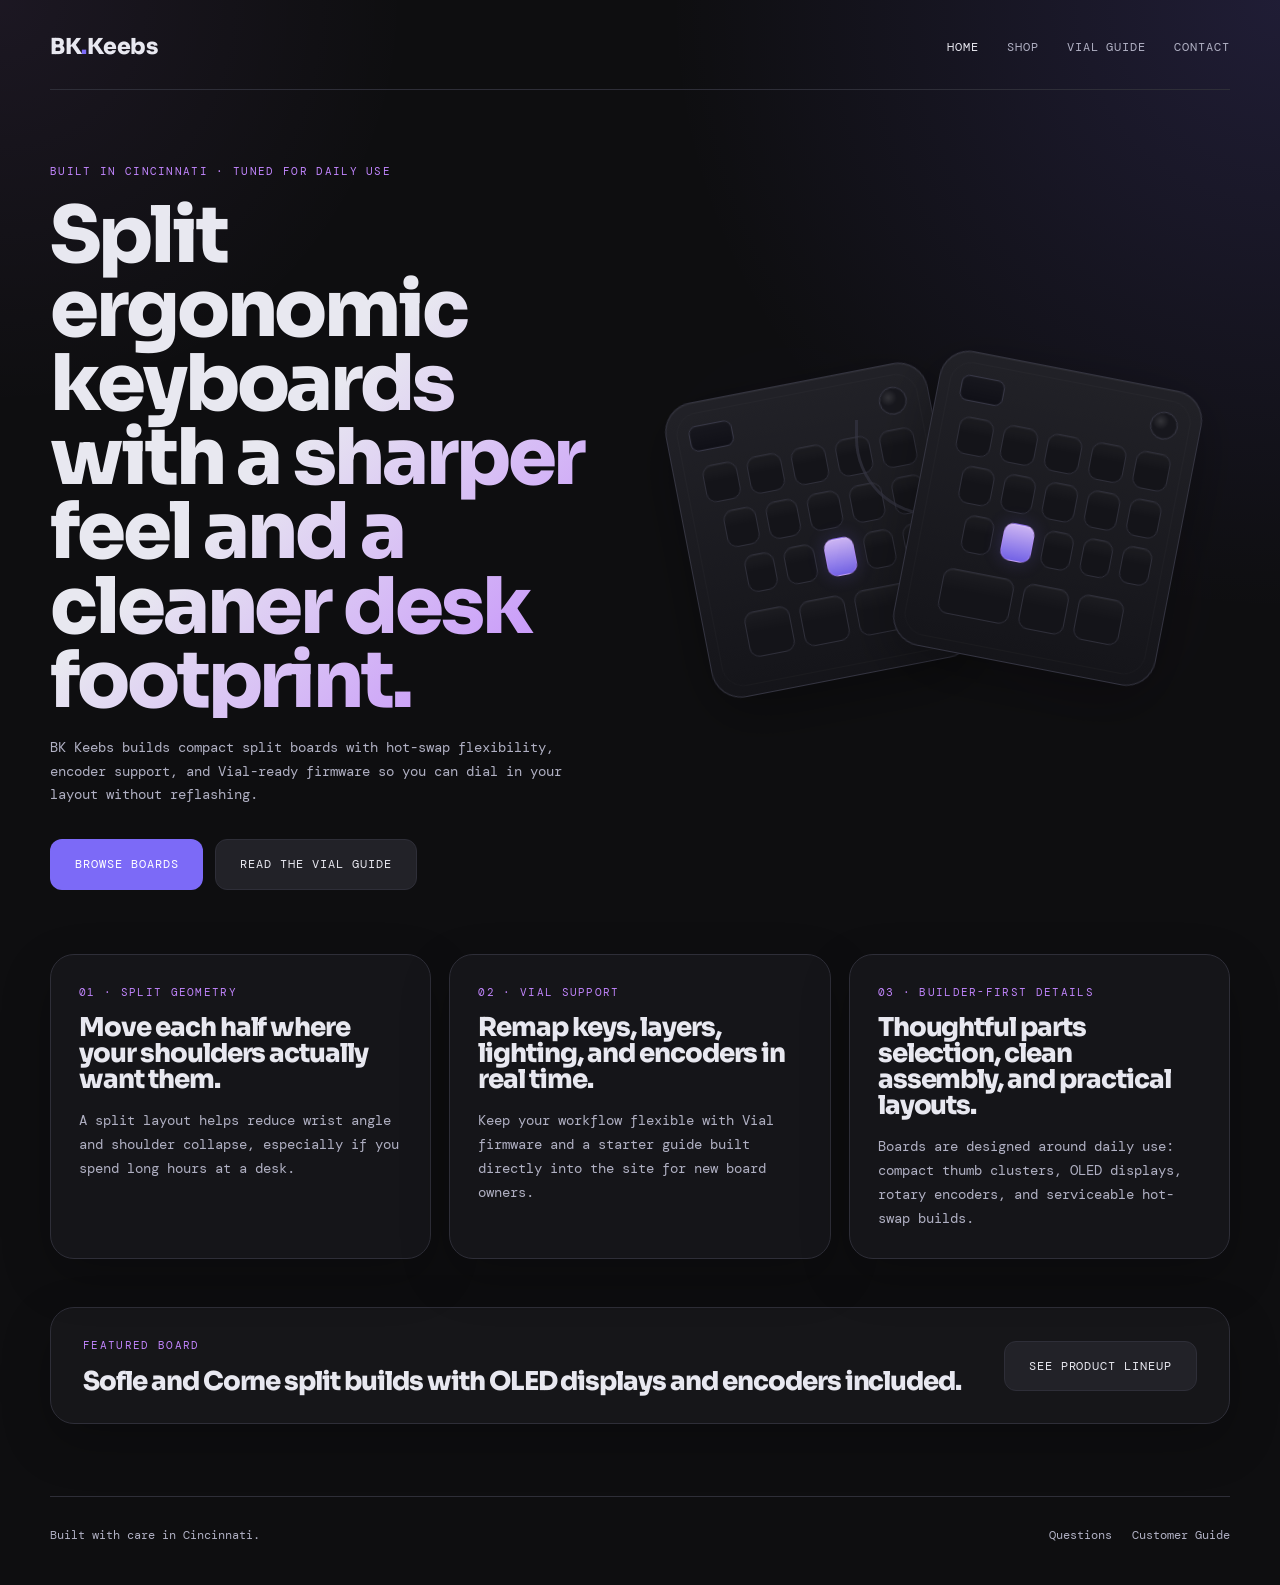
<file: index.html>
<!DOCTYPE html>
<html lang="en">
  <head>
    <meta charset="UTF-8" />
    <meta name="viewport" content="width=device-width, initial-scale=1.0" />
    <meta
      name="description"
      content="BK Keebs builds split ergonomic keyboards with tuned layouts, premium components, and Vial support."
    />
    <title>BK Keebs — Split ergonomic keyboards</title>
    <link rel="preconnect" href="https://fonts.googleapis.com" />
    <link rel="preconnect" href="https://fonts.gstatic.com" crossorigin />
    <link
      href="https://fonts.googleapis.com/css2?family=DM+Mono:ital,wght@0,300;0,400;0,500;1,300&family=Sora:wght@400;600;700;800&display=swap"
      rel="stylesheet"
    />
    <link rel="stylesheet" href="./styles.css" />
    <script defer src="./site.js"></script>
  </head>
  <body>
    <header class="site-shell">
      <nav class="topbar" aria-label="Main navigation">
        <a class="brand-mark" href="./index.html">BK<span>.</span>Keebs</a>
        <button
          class="nav-toggle"
          type="button"
          aria-label="Toggle navigation"
          aria-expanded="false"
          data-nav-toggle
        >
          Menu
        </button>
        <div class="nav-links" data-nav-links>
          <a class="is-active" href="./index.html">Home</a>
          <a href="./shop.html">Shop</a>
          <a href="./vial-guide.html">Vial Guide</a>
          <a href="./contact.html">Contact</a>
        </div>
      </nav>
    </header>

    <main class="site-shell">
      <section class="hero-panel">
        <div class="hero-copy">
          <p class="eyebrow">Built in Cincinnati · tuned for daily use</p>
          <h1>Split ergonomic keyboards with a sharper feel and a cleaner desk footprint.</h1>
          <p class="hero-text">
            BK Keebs builds compact split boards with hot-swap flexibility, encoder support,
            and Vial-ready firmware so you can dial in your layout without reflashing.
          </p>
          <div class="hero-actions">
            <a class="btn btn-primary" href="./shop.html">Browse boards</a>
            <a class="btn btn-secondary" href="./vial-guide.html">Read the Vial guide</a>
          </div>
        </div>
        <div class="hero-visual" aria-hidden="true">
          <div class="hero-glow hero-glow-left"></div>
          <div class="hero-glow hero-glow-right"></div>
          <div class="board-card board-card-left">
            <div class="board-meta">
              <span class="oled-screen"></span>
              <span class="encoder-knob"></span>
            </div>
            <div class="key-row key-row-offset-1">
              <span></span><span></span><span></span><span></span><span></span>
            </div>
            <div class="key-row key-row-offset-2">
              <span></span><span></span><span></span><span></span><span></span>
            </div>
            <div class="key-row key-row-offset-3">
              <span></span><span></span><span class="key-accent"></span><span></span><span></span>
            </div>
            <div class="thumb-cluster">
              <span></span><span></span><span class="wide"></span>
            </div>
          </div>
          <div class="board-cable"></div>
          <div class="board-card board-card-right">
            <div class="board-meta board-meta-right">
              <span class="encoder-knob"></span>
              <span class="oled-screen"></span>
            </div>
            <div class="key-row key-row-offset-1">
              <span></span><span></span><span></span><span></span><span></span>
            </div>
            <div class="key-row key-row-offset-2">
              <span></span><span></span><span></span><span></span><span></span>
            </div>
            <div class="key-row key-row-offset-3">
              <span></span><span class="key-accent"></span><span></span><span></span><span></span>
            </div>
            <div class="thumb-cluster">
              <span class="wide"></span><span></span><span></span>
            </div>
          </div>
        </div>
      </section>

      <section class="section-grid">
        <article class="feature-card">
          <p class="card-label">01 · Split geometry</p>
          <h2>Move each half where your shoulders actually want them.</h2>
          <p>
            A split layout helps reduce wrist angle and shoulder collapse, especially if you
            spend long hours at a desk.
          </p>
        </article>
        <article class="feature-card">
          <p class="card-label">02 · Vial support</p>
          <h2>Remap keys, layers, lighting, and encoders in real time.</h2>
          <p>
            Keep your workflow flexible with Vial firmware and a starter guide built directly
            into the site for new board owners.
          </p>
        </article>
        <article class="feature-card">
          <p class="card-label">03 · Builder-first details</p>
          <h2>Thoughtful parts selection, clean assembly, and practical layouts.</h2>
          <p>
            Boards are designed around daily use: compact thumb clusters, OLED displays,
            rotary encoders, and serviceable hot-swap builds.
          </p>
        </article>
      </section>

      <section class="spotlight-strip">
        <div>
          <p class="eyebrow">Featured board</p>
          <h2>Sofle and Corne split builds with OLED displays and encoders included.</h2>
        </div>
        <a class="btn btn-secondary" href="./shop.html#split-boards">See product lineup</a>
      </section>
    </main>

    <footer class="site-footer site-shell">
      <p>Built with care in Cincinnati.</p>
      <div class="footer-links">
        <a href="./contact.html">Questions</a>
        <a href="./vial-guide.html">Customer Guide</a>
      </div>
    </footer>
  </body>
</html>
</file>
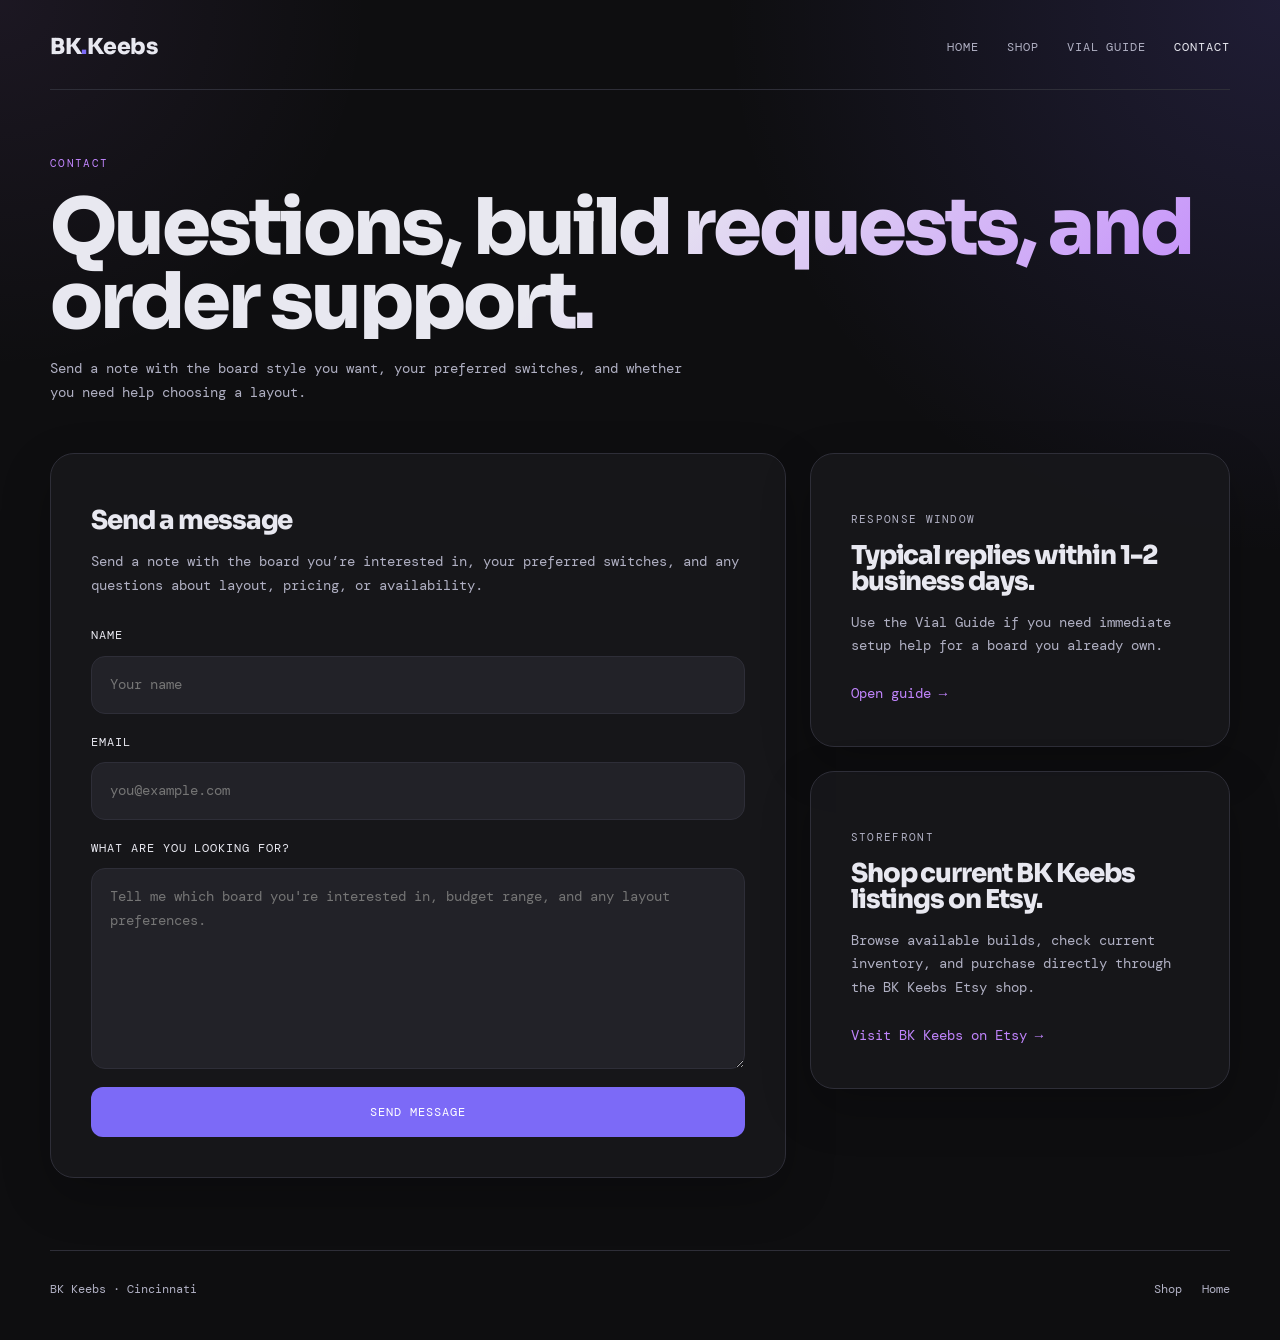
<file: contact.html>
<!DOCTYPE html>
<html lang="en">
  <head>
    <meta charset="UTF-8" />
    <meta name="viewport" content="width=device-width, initial-scale=1.0" />
    <meta
      name="description"
      content="Contact BK Keebs for split ergonomic keyboard questions, commissions, and order support."
    />
    <title>Contact — BK Keebs</title>
    <link rel="preconnect" href="https://fonts.googleapis.com" />
    <link rel="preconnect" href="https://fonts.gstatic.com" crossorigin />
    <link
      href="https://fonts.googleapis.com/css2?family=DM+Mono:ital,wght@0,300;0,400;0,500;1,300&family=Sora:wght@400;600;700;800&display=swap"
      rel="stylesheet"
    />
    <link rel="stylesheet" href="./styles.css" />
    <script defer src="./site.js"></script>
  </head>
  <body>
    <header class="site-shell">
      <nav class="topbar" aria-label="Main navigation">
        <a class="brand-mark" href="./index.html">BK<span>.</span>Keebs</a>
        <button
          class="nav-toggle"
          type="button"
          aria-label="Toggle navigation"
          aria-expanded="false"
          data-nav-toggle
        >
          Menu
        </button>
        <div class="nav-links" data-nav-links>
          <a href="./index.html">Home</a>
          <a href="./shop.html">Shop</a>
          <a href="./vial-guide.html">Vial Guide</a>
          <a class="is-active" href="./contact.html">Contact</a>
        </div>
      </nav>
    </header>

    <main class="site-shell">
      <section class="page-hero">
        <p class="eyebrow">Contact</p>
        <h1>Questions, build requests, and order support.</h1>
        <p class="hero-text">
          Send a note with the board style you want, your preferred switches, and whether you
          need help choosing a layout.
        </p>
      </section>

      <section class="contact-layout">
        <article class="contact-card">
          <h2>Send a message</h2>
          <p>
            Send a note with the board you’re interested in, your preferred switches, and any
            questions about layout, pricing, or availability.
          </p>
          <div class="form-status" data-form-status hidden></div>
          <form class="contact-form" action="/api/contact" method="post">
            <label class="sr-only" aria-hidden="true">
              Leave this field empty
              <input type="text" name="website" tabindex="-1" autocomplete="off" />
            </label>
            <label>
              Name
              <input type="text" name="name" placeholder="Your name" required />
            </label>
            <label>
              Email
              <input type="email" name="email" placeholder="you@example.com" required />
            </label>
            <label>
              What are you looking for?
              <textarea
                name="message"
                rows="7"
                placeholder="Tell me which board you're interested in, budget range, and any layout preferences."
                required
              ></textarea>
            </label>
            <button class="btn btn-primary" type="submit">Send message</button>
          </form>
        </article>

        <aside class="contact-stack">
          <div class="info-card">
            <p class="card-label">Response window</p>
            <h2>Typical replies within 1-2 business days.</h2>
            <p>Use the Vial Guide if you need immediate setup help for a board you already own.</p>
            <a class="inline-link" href="./vial-guide.html">Open guide →</a>
          </div>
          <div class="info-card">
            <p class="card-label">Storefront</p>
            <h2>Shop current BK Keebs listings on Etsy.</h2>
            <p>
              Browse available builds, check current inventory, and purchase directly through
              the BK Keebs Etsy shop.
            </p>
            <a
              class="inline-link"
              href="https://www.etsy.com/shop/BKKeebs"
              target="_blank"
              rel="noreferrer"
            >
              Visit BK Keebs on Etsy →
            </a>
          </div>
        </aside>
      </section>
    </main>

    <footer class="site-footer site-shell">
      <p>BK Keebs · Cincinnati</p>
      <div class="footer-links">
        <a href="./shop.html">Shop</a>
        <a href="./index.html">Home</a>
      </div>
    </footer>
  </body>
</html>
</file>
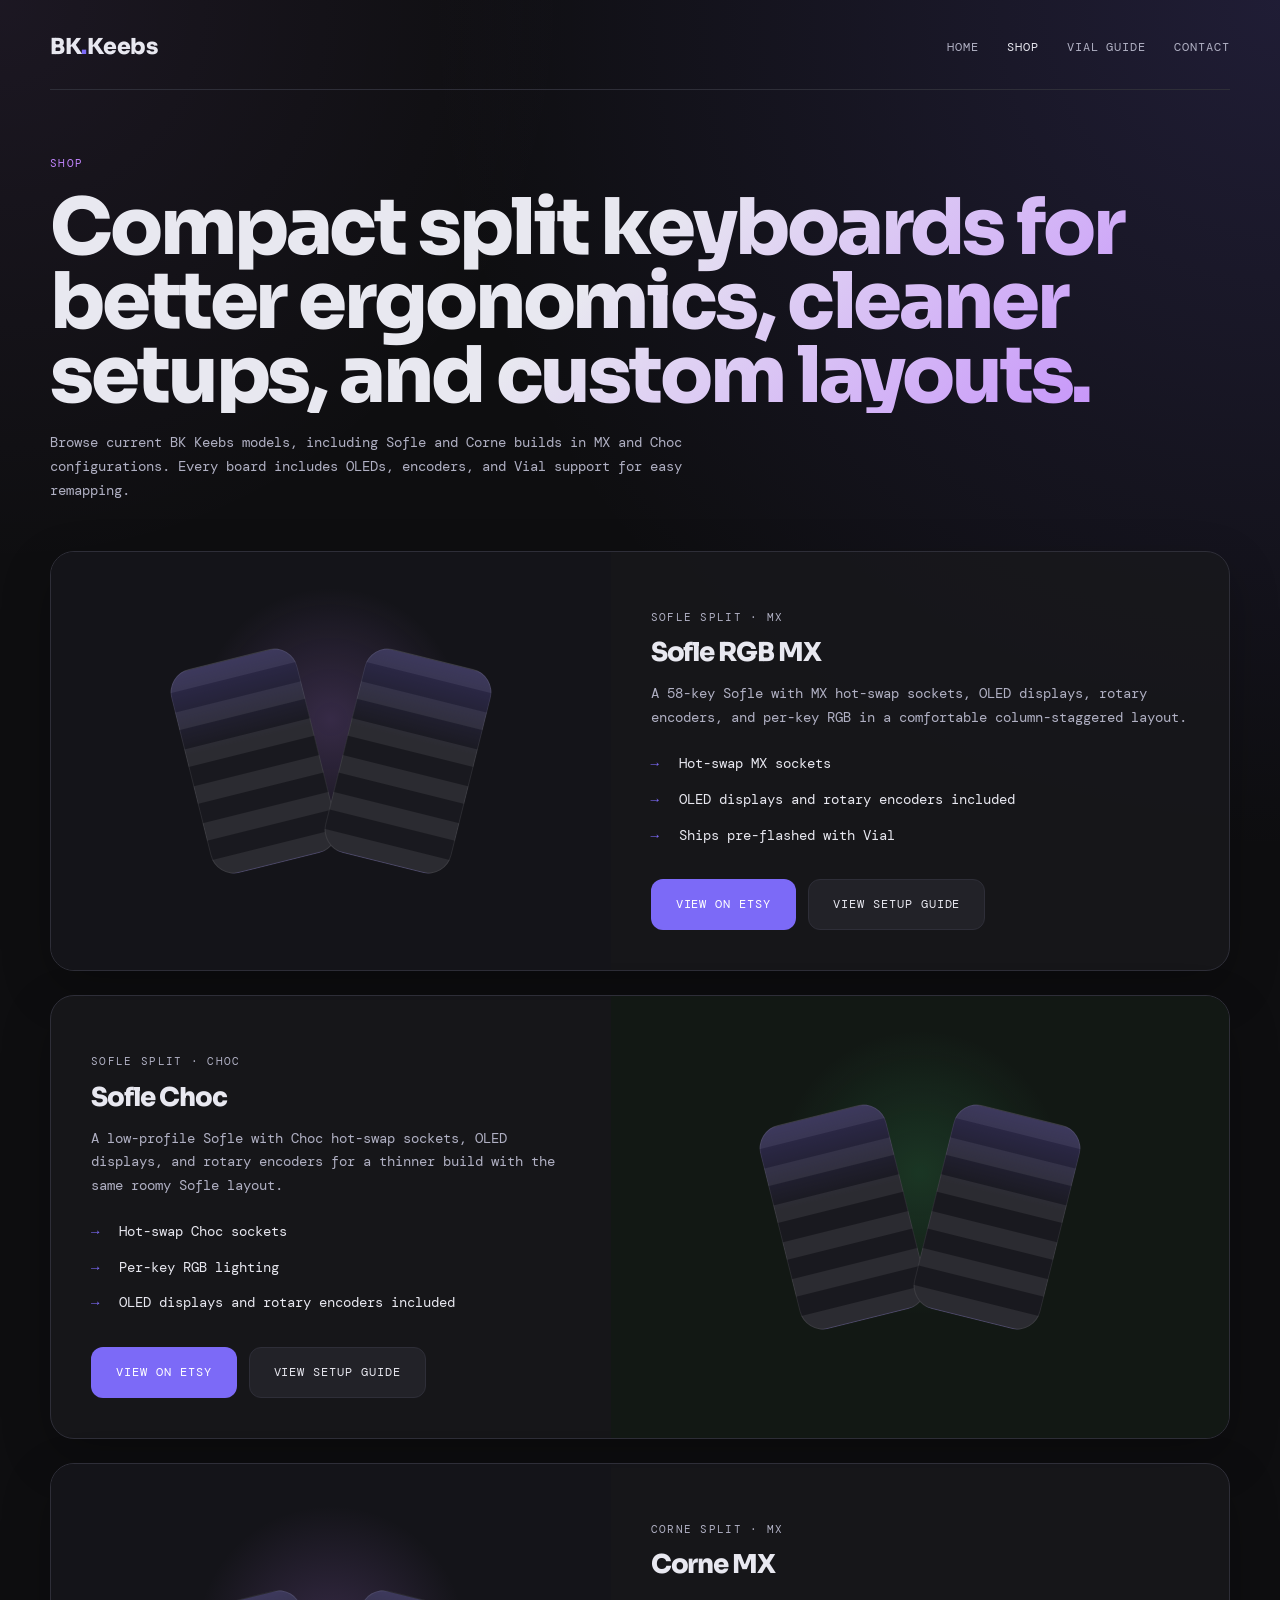
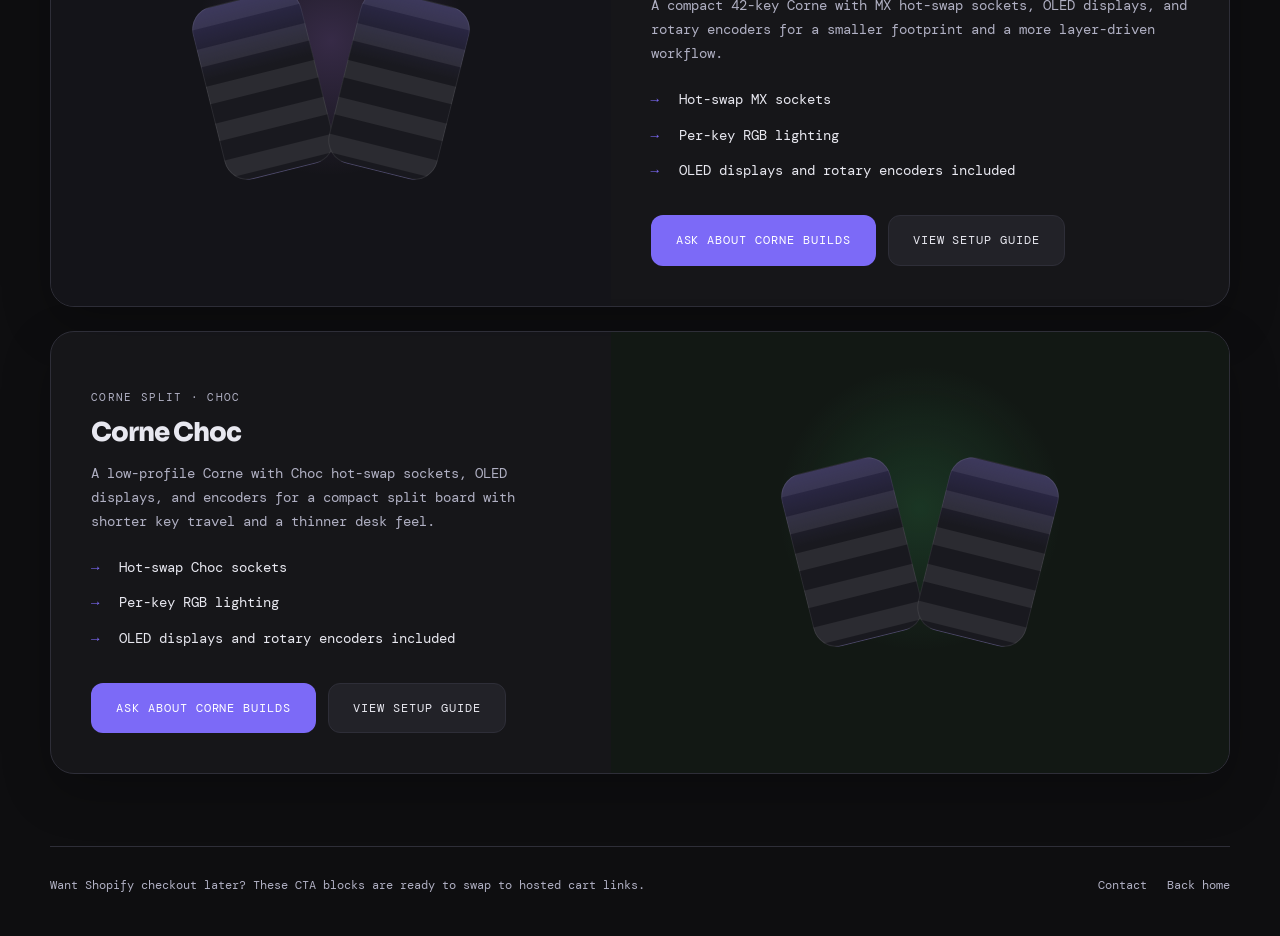
<file: shop.html>
<!DOCTYPE html>
<html lang="en">
  <head>
    <meta charset="UTF-8" />
    <meta name="viewport" content="width=device-width, initial-scale=1.0" />
    <meta
      name="description"
      content="Shop BK Keebs split ergonomic keyboards, custom builds, and Vial-ready layouts."
    />
    <title>Shop — BK Keebs</title>
    <link rel="preconnect" href="https://fonts.googleapis.com" />
    <link rel="preconnect" href="https://fonts.gstatic.com" crossorigin />
    <link
      href="https://fonts.googleapis.com/css2?family=DM+Mono:ital,wght@0,300;0,400;0,500;1,300&family=Sora:wght@400;600;700;800&display=swap"
      rel="stylesheet"
    />
    <link rel="stylesheet" href="./styles.css" />
    <script defer src="./site.js"></script>
  </head>
  <body>
    <header class="site-shell">
      <nav class="topbar" aria-label="Main navigation">
        <a class="brand-mark" href="./index.html">BK<span>.</span>Keebs</a>
        <button
          class="nav-toggle"
          type="button"
          aria-label="Toggle navigation"
          aria-expanded="false"
          data-nav-toggle
        >
          Menu
        </button>
        <div class="nav-links" data-nav-links>
          <a href="./index.html">Home</a>
          <a class="is-active" href="./shop.html">Shop</a>
          <a href="./vial-guide.html">Vial Guide</a>
          <a href="./contact.html">Contact</a>
        </div>
      </nav>
    </header>

    <main class="site-shell">
      <section class="page-hero">
        <p class="eyebrow">Shop</p>
        <h1>Compact split keyboards for better ergonomics, cleaner setups, and custom layouts.</h1>
        <p class="hero-text">
          Browse current BK Keebs models, including Sofle and Corne builds in MX and Choc
          configurations. Every board includes OLEDs, encoders, and Vial support for easy
          remapping.
        </p>
      </section>

      <section class="product-list" id="split-boards">
        <article class="product-card">
          <div class="product-visual product-visual-purple" aria-hidden="true">
            <div class="product-board"></div>
            <div class="product-board right"></div>
          </div>
          <div class="product-copy">
            <p class="card-label">Sofle split · MX</p>
            <h2>Sofle RGB MX</h2>
            <p>
              A 58-key Sofle with MX hot-swap sockets, OLED displays, rotary encoders,
              and per-key RGB in a comfortable column-staggered layout.
            </p>
            <ul class="product-specs">
              <li>Hot-swap MX sockets</li>
              <li>OLED displays and rotary encoders included</li>
              <li>Ships pre-flashed with Vial</li>
            </ul>
            <div class="product-actions">
              <a
                class="btn btn-primary"
                href="https://www.etsy.com/listing/4470503308/sofle-rgb-split-keyboard-brand-new-build"
                target="_blank"
                rel="noreferrer"
              >
                View on Etsy
              </a>
              <a class="btn btn-secondary" href="./vial-guide.html">View setup guide</a>
            </div>
          </div>
        </article>

        <article class="product-card product-card-flip">
          <div class="product-visual product-visual-green" aria-hidden="true">
            <div class="product-board"></div>
            <div class="product-board right"></div>
          </div>
          <div class="product-copy">
            <p class="card-label">Sofle split · Choc</p>
            <h2>Sofle Choc</h2>
            <p>
              A low-profile Sofle with Choc hot-swap sockets, OLED displays, and rotary
              encoders for a thinner build with the same roomy Sofle layout.
            </p>
            <ul class="product-specs">
              <li>Hot-swap Choc sockets</li>
              <li>Per-key RGB lighting</li>
              <li>OLED displays and rotary encoders included</li>
            </ul>
            <div class="product-actions">
              <a
                class="btn btn-primary"
                href="https://www.etsy.com/listing/4470814830/sofle-choc-split-keyboard-brand-new"
                target="_blank"
                rel="noreferrer"
              >
                View on Etsy
              </a>
              <a class="btn btn-secondary" href="./vial-guide.html">View setup guide</a>
            </div>
          </div>
        </article>

        <article class="product-card">
          <div class="product-visual product-visual-purple" aria-hidden="true">
            <div class="product-board product-board-corne"></div>
            <div class="product-board product-board-corne right"></div>
          </div>
          <div class="product-copy">
            <p class="card-label">Corne split · MX</p>
            <h2>Corne MX</h2>
            <p>
              A compact 42-key Corne with MX hot-swap sockets, OLED displays, and rotary
              encoders for a smaller footprint and a more layer-driven workflow.
            </p>
            <ul class="product-specs">
              <li>Hot-swap MX sockets</li>
              <li>Per-key RGB lighting</li>
              <li>OLED displays and rotary encoders included</li>
            </ul>
            <div class="product-actions">
              <a class="btn btn-primary" href="./contact.html">Ask about Corne builds</a>
              <a class="btn btn-secondary" href="./vial-guide.html">View setup guide</a>
            </div>
          </div>
        </article>

        <article class="product-card product-card-flip">
          <div class="product-visual product-visual-green" aria-hidden="true">
            <div class="product-board product-board-corne"></div>
            <div class="product-board product-board-corne right"></div>
          </div>
          <div class="product-copy">
            <p class="card-label">Corne split · Choc</p>
            <h2>Corne Choc</h2>
            <p>
              A low-profile Corne with Choc hot-swap sockets, OLED displays, and encoders
              for a compact split board with shorter key travel and a thinner desk feel.
            </p>
            <ul class="product-specs">
              <li>Hot-swap Choc sockets</li>
              <li>Per-key RGB lighting</li>
              <li>OLED displays and rotary encoders included</li>
            </ul>
            <div class="product-actions">
              <a class="btn btn-primary" href="./contact.html">Ask about Corne builds</a>
              <a class="btn btn-secondary" href="./vial-guide.html">View setup guide</a>
            </div>
          </div>
        </article>
      </section>
    </main>

    <footer class="site-footer site-shell">
      <p>Want Shopify checkout later? These CTA blocks are ready to swap to hosted cart links.</p>
      <div class="footer-links">
        <a href="./contact.html">Contact</a>
        <a href="./index.html">Back home</a>
      </div>
    </footer>
  </body>
</html>
</file>
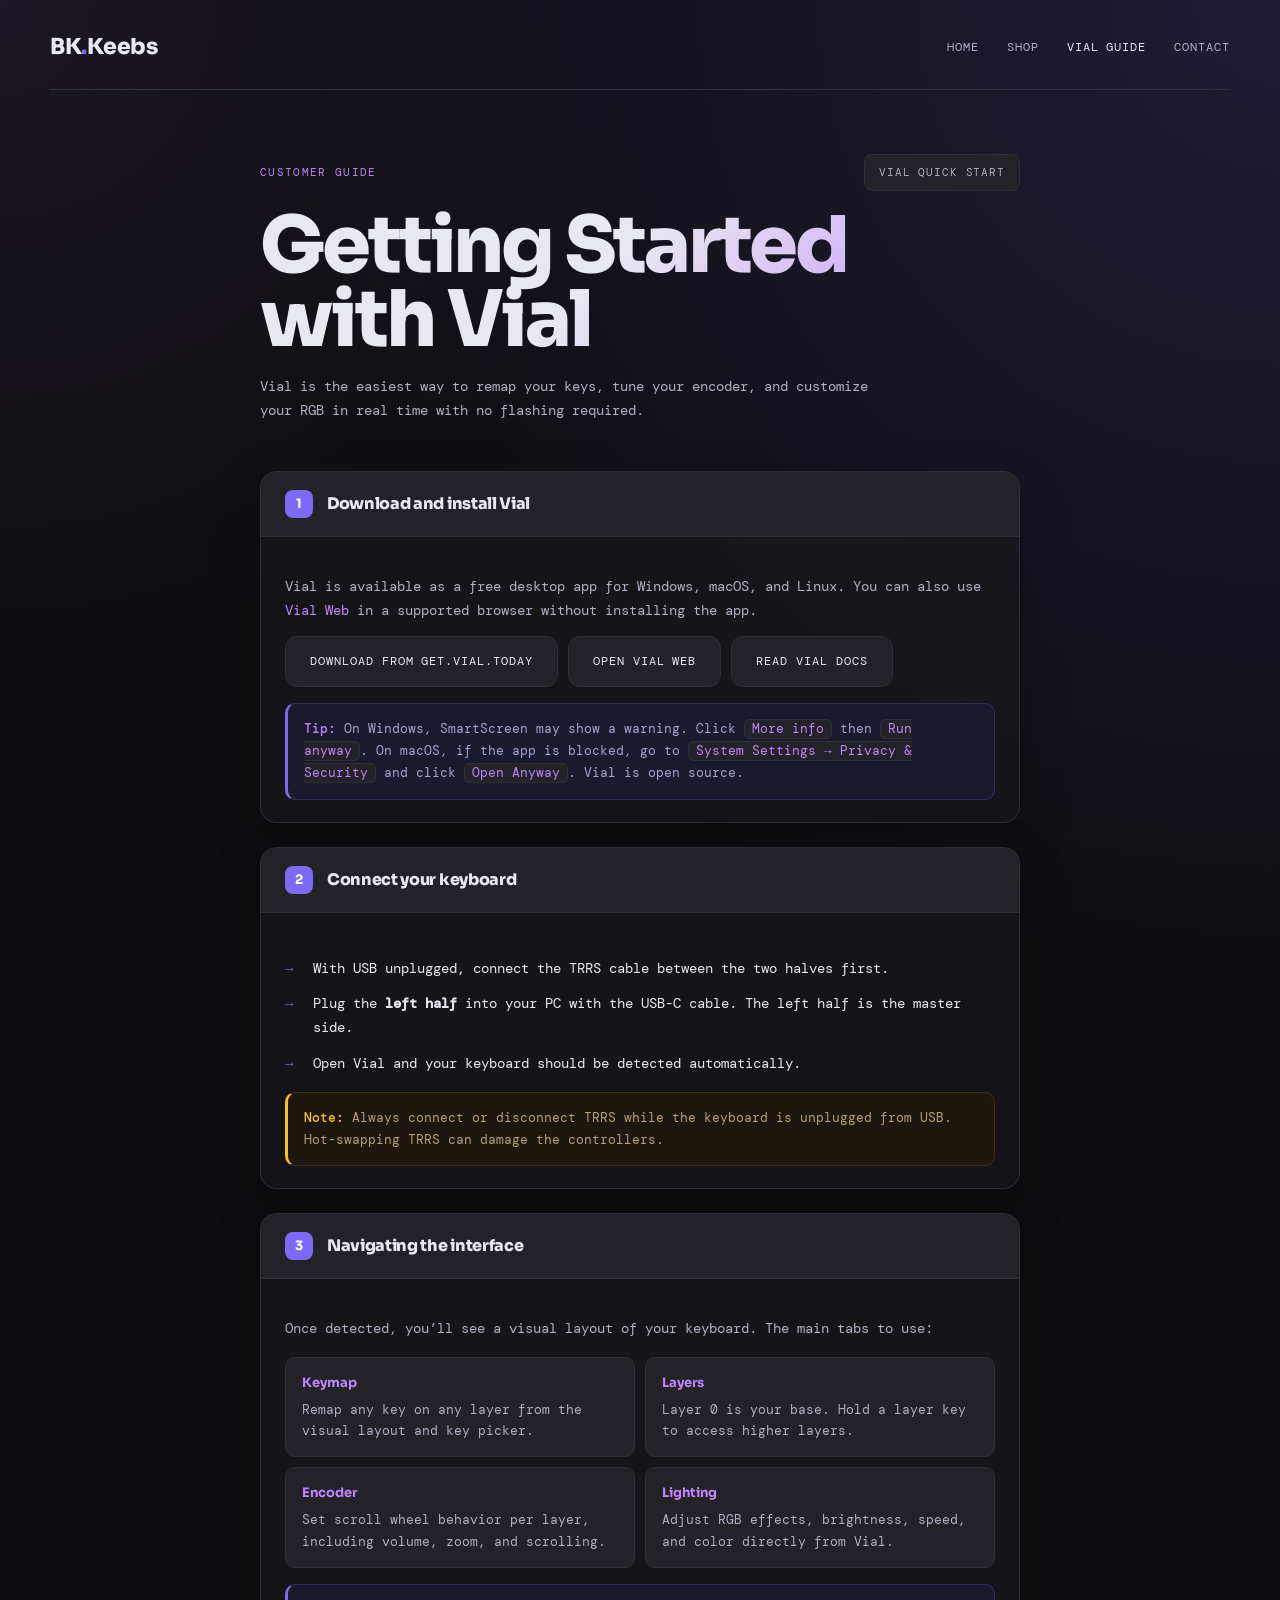
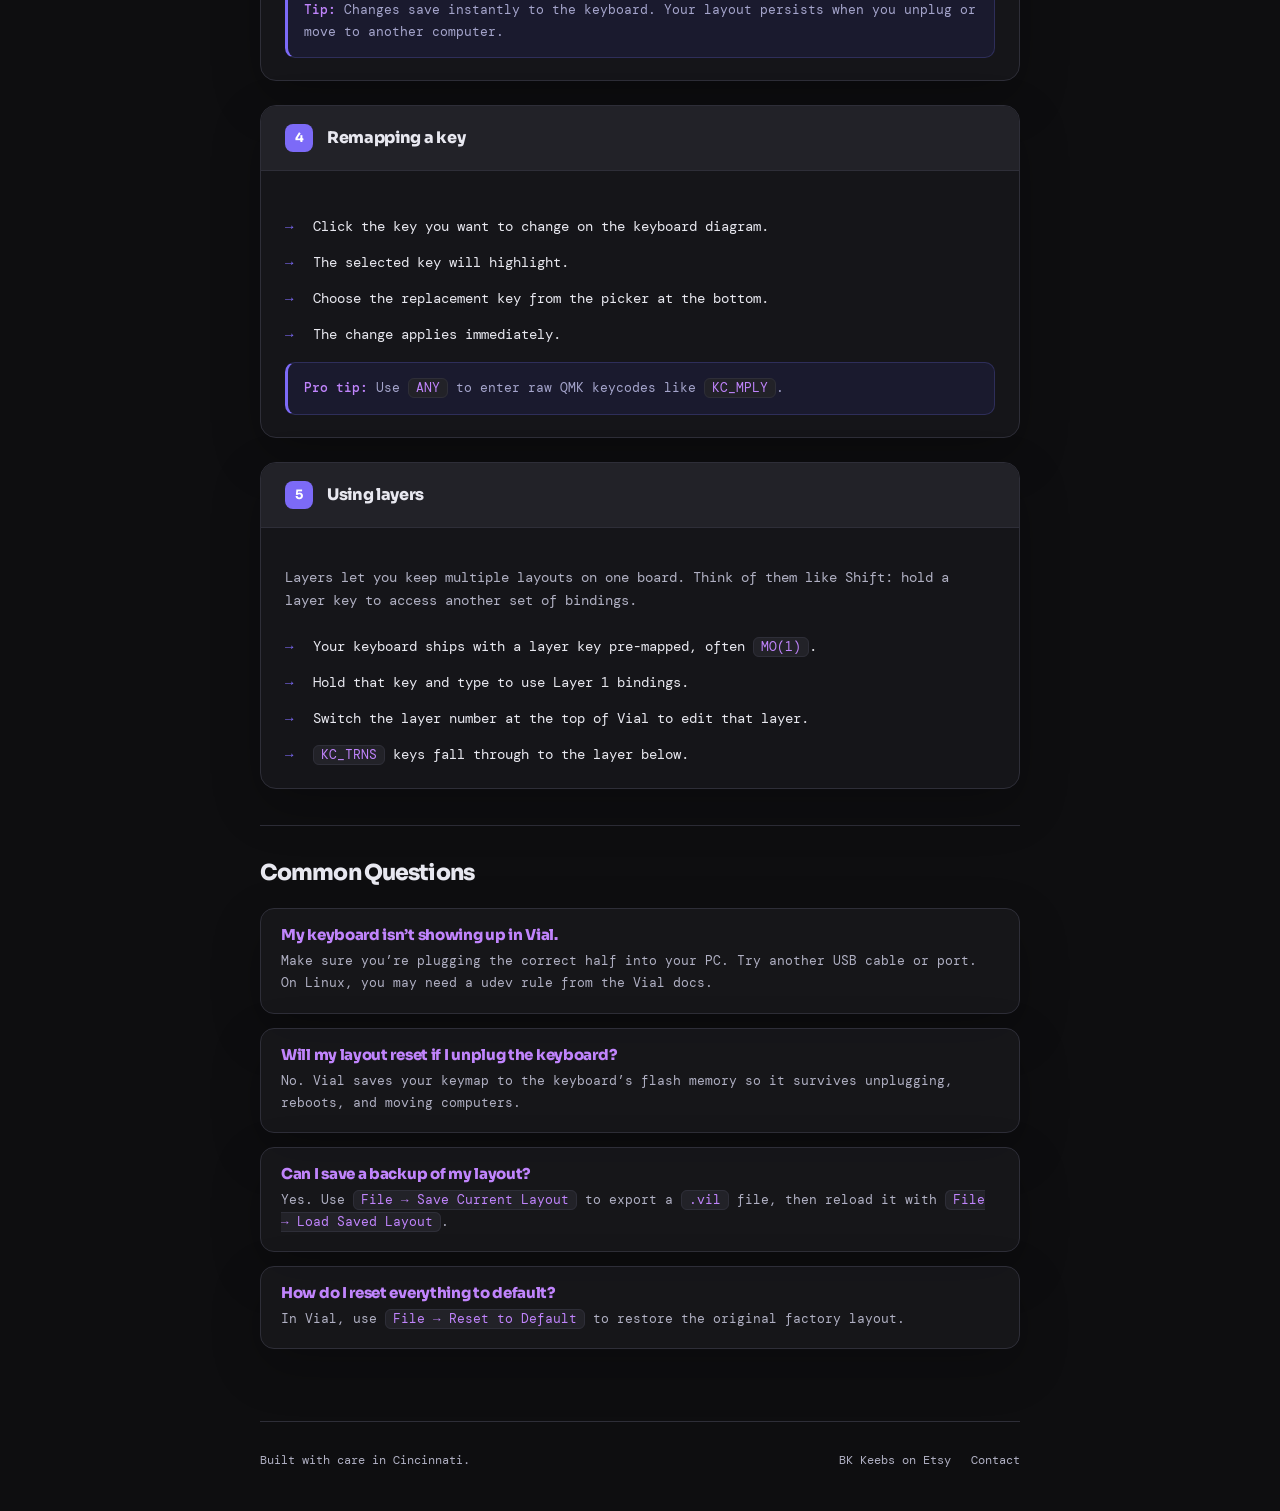
<file: vial-guide.html>
<!DOCTYPE html>
<html lang="en">
  <head>
    <meta charset="UTF-8" />
    <meta name="viewport" content="width=device-width, initial-scale=1.0" />
    <meta
      name="description"
      content="BK Keebs Vial quick-use guide for remapping split keyboards, tuning layers, and adjusting encoders."
    />
    <title>Vial Quick-Use Guide — BK Keebs</title>
    <link rel="preconnect" href="https://fonts.googleapis.com" />
    <link rel="preconnect" href="https://fonts.gstatic.com" crossorigin />
    <link
      href="https://fonts.googleapis.com/css2?family=DM+Mono:ital,wght@0,300;0,400;0,500;1,300&family=Sora:wght@400;600;700;800&display=swap"
      rel="stylesheet"
    />
    <link rel="stylesheet" href="./styles.css" />
    <script defer src="./site.js"></script>
  </head>
  <body>
    <header class="site-shell">
      <nav class="topbar" aria-label="Main navigation">
        <a class="brand-mark" href="./index.html">BK<span>.</span>Keebs</a>
        <button
          class="nav-toggle"
          type="button"
          aria-label="Toggle navigation"
          aria-expanded="false"
          data-nav-toggle
        >
          Menu
        </button>
        <div class="nav-links" data-nav-links>
          <a href="./index.html">Home</a>
          <a href="./shop.html">Shop</a>
          <a class="is-active" href="./vial-guide.html">Vial Guide</a>
          <a href="./contact.html">Contact</a>
        </div>
      </nav>
    </header>

    <main class="guide-shell">
      <section class="page-hero guide-hero">
        <div class="guide-topline">
          <p class="eyebrow">Customer guide</p>
          <div class="badge">Vial quick start</div>
        </div>
        <h1>Getting Started with Vial</h1>
        <p class="hero-text">
          Vial is the easiest way to remap your keys, tune your encoder, and customize your
          RGB in real time with no flashing required.
        </p>
      </section>

      <section class="guide-section">
        <div class="guide-section-header">
          <div class="step-num">1</div>
          <h2>Download and install Vial</h2>
        </div>
        <div class="guide-section-body">
          <p>
            Vial is available as a free desktop app for Windows, macOS, and Linux. You can
            also use <a class="inline-link inline-link-inline" href="https://vial.rocks" target="_blank" rel="noreferrer">Vial Web</a>
            in a supported browser without installing the app.
          </p>
          <div class="dl-row">
            <a class="btn btn-secondary" href="https://get.vial.today" target="_blank" rel="noreferrer">
              Download from get.vial.today
            </a>
            <a class="btn btn-secondary" href="https://vial.rocks" target="_blank" rel="noreferrer">
              Open Vial Web
            </a>
            <a class="btn btn-secondary" href="https://get.vial.today/manual/" target="_blank" rel="noreferrer">
              Read Vial Docs
            </a>
          </div>
          <div class="tip-box">
            <strong>Tip:</strong> On Windows, SmartScreen may show a warning. Click
            <code>More info</code> then <code>Run anyway</code>. On macOS, if the app is blocked,
            go to <code>System Settings → Privacy &amp; Security</code> and click
            <code>Open Anyway</code>. Vial is open source.
          </div>
        </div>
      </section>

      <section class="guide-section">
        <div class="guide-section-header">
          <div class="step-num">2</div>
          <h2>Connect your keyboard</h2>
        </div>
        <div class="guide-section-body">
          <ul class="arrow-list">
            <li>With USB unplugged, connect the TRRS cable between the two halves first.</li>
            <li>Plug the <strong>left half</strong> into your PC with the USB-C cable. The left half is the master side.</li>
            <li>Open Vial and your keyboard should be detected automatically.</li>
          </ul>
          <div class="warn-box">
            <strong>Note:</strong> Always connect or disconnect TRRS while the keyboard is
            unplugged from USB. Hot-swapping TRRS can damage the controllers.
          </div>
        </div>
      </section>

      <section class="guide-section">
        <div class="guide-section-header">
          <div class="step-num">3</div>
          <h2>Navigating the interface</h2>
        </div>
        <div class="guide-section-body">
          <p>Once detected, you’ll see a visual layout of your keyboard. The main tabs to use:</p>
          <div class="tab-grid">
            <div class="tab-card">
              <div class="tab-name">Keymap</div>
              <p>Remap any key on any layer from the visual layout and key picker.</p>
            </div>
            <div class="tab-card">
              <div class="tab-name">Layers</div>
              <p>Layer 0 is your base. Hold a layer key to access higher layers.</p>
            </div>
            <div class="tab-card">
              <div class="tab-name">Encoder</div>
              <p>Set scroll wheel behavior per layer, including volume, zoom, and scrolling.</p>
            </div>
            <div class="tab-card">
              <div class="tab-name">Lighting</div>
              <p>Adjust RGB effects, brightness, speed, and color directly from Vial.</p>
            </div>
          </div>
          <div class="tip-box">
            <strong>Tip:</strong> Changes save instantly to the keyboard. Your layout persists
            when you unplug or move to another computer.
          </div>
        </div>
      </section>

      <section class="guide-section">
        <div class="guide-section-header">
          <div class="step-num">4</div>
          <h2>Remapping a key</h2>
        </div>
        <div class="guide-section-body">
          <ul class="arrow-list">
            <li>Click the key you want to change on the keyboard diagram.</li>
            <li>The selected key will highlight.</li>
            <li>Choose the replacement key from the picker at the bottom.</li>
            <li>The change applies immediately.</li>
          </ul>
          <div class="tip-box">
            <strong>Pro tip:</strong> Use <code>ANY</code> to enter raw QMK keycodes like
            <code>KC_MPLY</code>.
          </div>
        </div>
      </section>

      <section class="guide-section">
        <div class="guide-section-header">
          <div class="step-num">5</div>
          <h2>Using layers</h2>
        </div>
        <div class="guide-section-body">
          <p>
            Layers let you keep multiple layouts on one board. Think of them like Shift: hold
            a layer key to access another set of bindings.
          </p>
          <ul class="arrow-list">
            <li>Your keyboard ships with a layer key pre-mapped, often <code>MO(1)</code>.</li>
            <li>Hold that key and type to use Layer 1 bindings.</li>
            <li>Switch the layer number at the top of Vial to edit that layer.</li>
            <li><code>KC_TRNS</code> keys fall through to the layer below.</li>
          </ul>
        </div>
      </section>

      <hr class="guide-divider" />

      <section class="faq-wrap">
        <h2 class="faq-heading">Common Questions</h2>
        <div class="faq-list">
          <article class="faq-card">
            <h3>My keyboard isn’t showing up in Vial.</h3>
            <p>
              Make sure you’re plugging the correct half into your PC. Try another USB cable
              or port. On Linux, you may need a udev rule from the Vial docs.
            </p>
          </article>
          <article class="faq-card">
            <h3>Will my layout reset if I unplug the keyboard?</h3>
            <p>
              No. Vial saves your keymap to the keyboard’s flash memory so it survives
              unplugging, reboots, and moving computers.
            </p>
          </article>
          <article class="faq-card">
            <h3>Can I save a backup of my layout?</h3>
            <p>
              Yes. Use <code>File → Save Current Layout</code> to export a <code>.vil</code>
              file, then reload it with <code>File → Load Saved Layout</code>.
            </p>
          </article>
          <article class="faq-card">
            <h3>How do I reset everything to default?</h3>
            <p>
              In Vial, use <code>File → Reset to Default</code> to restore the original
              factory layout.
            </p>
          </article>
        </div>
      </section>
    </main>

    <footer class="site-footer guide-shell">
      <p>Built with care in Cincinnati.</p>
      <div class="footer-links">
        <a href="https://www.etsy.com" target="_blank" rel="noreferrer">BK Keebs on Etsy</a>
        <a href="./contact.html">Contact</a>
      </div>
    </footer>
  </body>
</html>
</file>
<file: styles.css>
:root {
  --bg: #0e0e10;
  --surface: #18181c;
  --surface2: #222228;
  --border: #2e2e38;
  --accent: #7c6af7;
  --accent2: #c084fc;
  --text: #e8e8f0;
  --muted: #b0b0c3;
  --green: #4ade80;
  --yellow: #fbbf24;
  --shadow: 0 24px 80px rgba(0, 0, 0, 0.45);
}

* {
  box-sizing: border-box;
  margin: 0;
  padding: 0;
}

html {
  scroll-behavior: smooth;
}

body {
  min-height: 100vh;
  background:
    radial-gradient(circle at top right, rgba(124, 106, 247, 0.16), transparent 30%),
    radial-gradient(circle at top left, rgba(192, 132, 252, 0.08), transparent 20%),
    var(--bg);
  color: var(--text);
  font-family: "DM Mono", monospace;
  font-size: 14px;
  line-height: 1.7;
}

a {
  color: inherit;
  text-decoration: none;
}

button,
input,
textarea {
  font: inherit;
}

::selection {
  background: rgba(124, 106, 247, 0.35);
}

.site-shell,
.guide-shell {
  width: min(1180px, calc(100vw - 48px));
  margin: 0 auto;
}

.guide-shell {
  width: min(760px, calc(100vw - 48px));
}

.topbar {
  display: flex;
  align-items: center;
  justify-content: space-between;
  padding: 28px 0 24px;
  border-bottom: 1px solid var(--border);
}

.brand-mark {
  font-family: "Sora", sans-serif;
  font-size: 22px;
  font-weight: 800;
  letter-spacing: -0.5px;
}

.brand-mark span {
  color: var(--accent);
}

.nav-links {
  display: flex;
  gap: 28px;
  color: var(--muted);
  font-size: 12px;
  letter-spacing: 0.08em;
  text-transform: uppercase;
}

.nav-links a {
  transition: color 150ms ease;
}

.nav-links a:hover,
.nav-links .is-active {
  color: var(--text);
}

.nav-toggle {
  display: none;
  border: 1px solid var(--border);
  background: var(--surface2);
  color: var(--text);
  border-radius: 10px;
  padding: 10px 16px;
  text-transform: uppercase;
  letter-spacing: 0.08em;
  font-size: 11px;
  cursor: pointer;
}

.hero-panel {
  display: grid;
  grid-template-columns: minmax(340px, 0.95fr) minmax(380px, 1.05fr);
  gap: 48px;
  align-items: center;
  padding: 72px 0 64px;
}

.eyebrow,
.card-label {
  color: var(--accent2);
  font-size: 11px;
  letter-spacing: 0.12em;
  text-transform: uppercase;
}

.hero-copy h1,
.page-hero h1,
.spotlight-strip h2,
.feature-card h2,
.product-copy h2,
.contact-card h2,
.info-card h2,
.guide-section-header h2,
.faq-heading,
.faq-card h3 {
  font-family: "Sora", sans-serif;
  font-weight: 800;
  letter-spacing: -0.04em;
}

.hero-copy h1,
.page-hero h1,
.guide-hero h1 {
  margin-top: 18px;
  font-size: clamp(42px, 8vw, 78px);
  line-height: 0.95;
  background: linear-gradient(135deg, var(--text) 45%, var(--accent2));
  -webkit-background-clip: text;
  -webkit-text-fill-color: transparent;
  background-clip: text;
}

.hero-text {
  margin-top: 18px;
  max-width: 640px;
  color: var(--muted);
}

.hero-actions,
.product-actions {
  display: flex;
  flex-wrap: wrap;
  gap: 12px;
  margin-top: 32px;
}

.btn {
  display: inline-flex;
  align-items: center;
  justify-content: center;
  border-radius: 12px;
  padding: 14px 24px;
  border: 1px solid transparent;
  font-size: 12px;
  letter-spacing: 0.08em;
  text-transform: uppercase;
  transition:
    transform 150ms ease,
    border-color 150ms ease,
    color 150ms ease,
    background 150ms ease;
  cursor: pointer;
}

.btn:hover {
  transform: translateY(-2px);
}

.btn-primary {
  background: var(--accent);
  color: #fff;
}

.btn-secondary {
  background: var(--surface2);
  border-color: var(--border);
  color: var(--text);
}

.btn-secondary:hover {
  border-color: var(--accent);
  color: var(--accent2);
}

.hero-visual {
  position: relative;
  min-height: 420px;
  display: flex;
  align-items: center;
  justify-content: center;
  isolation: isolate;
}

.hero-glow {
  position: absolute;
  width: 180px;
  height: 180px;
  border-radius: 999px;
  filter: blur(48px);
  opacity: 0.18;
  pointer-events: none;
}

.hero-glow-left {
  left: 64px;
  top: 72px;
  background: rgba(124, 106, 247, 0.16);
}

.hero-glow-right {
  right: 52px;
  bottom: 52px;
  background: rgba(192, 132, 252, 0.12);
}

.board-card {
  width: min(280px, 45%);
  position: relative;
  background:
    linear-gradient(180deg, rgba(33, 33, 39, 0.98), rgba(20, 20, 25, 0.98));
  border: 1px solid rgba(55, 55, 68, 0.9);
  border-radius: 30px;
  padding: 22px 22px 26px;
  box-shadow:
    0 18px 60px rgba(0, 0, 0, 0.34),
    inset 0 1px 0 rgba(255, 255, 255, 0.04);
  backdrop-filter: blur(4px);
}

.board-card::after {
  content: "";
  position: absolute;
  inset: 10px;
  border-radius: 22px;
  border: 1px solid rgba(255, 255, 255, 0.025);
  pointer-events: none;
}

.board-card-left {
  transform: rotate(-11deg) translateX(20px) translateY(8px);
}

.board-card-right {
  transform: rotate(11deg) translateX(-20px) translateY(-4px);
}

.board-meta {
  display: flex;
  align-items: center;
  justify-content: space-between;
  margin-bottom: 14px;
}

.board-meta-right {
  flex-direction: row-reverse;
}

.oled-screen {
  width: 44px;
  height: 26px;
  border-radius: 8px;
  border: 1px solid #373746;
  background:
    linear-gradient(180deg, rgba(255, 255, 255, 0.03), transparent),
    #101017;
  box-shadow:
    inset 0 0 0 1px rgba(255, 255, 255, 0.02);
}

.encoder-knob {
  width: 28px;
  height: 28px;
  border-radius: 999px;
  border: 1px solid #383846;
  background:
    radial-gradient(circle at 35% 35%, rgba(255, 255, 255, 0.12), transparent 35%),
    #17171d;
  box-shadow:
    inset 0 0 0 1px rgba(255, 255, 255, 0.03);
}

.key-row,
.thumb-cluster {
  display: flex;
  gap: 10px;
  margin-bottom: 10px;
}

.key-row-offset-1 {
  margin-left: 6px;
}

.key-row-offset-2 {
  margin-left: 18px;
}

.key-row-offset-3 {
  margin-left: 30px;
}

.key-row span,
.thumb-cluster span {
  height: 38px;
  flex: 1;
  border-radius: 10px;
  background:
    linear-gradient(180deg, rgba(255, 255, 255, 0.035), transparent 45%),
    #141419;
  border: 1px solid #2f2f3a;
  box-shadow:
    inset 0 1px 0 rgba(255, 255, 255, 0.045);
}

.thumb-cluster {
  margin-top: 18px;
  justify-content: center;
}

.thumb-cluster span {
  flex: 0 0 46px;
  height: 46px;
}

.thumb-cluster .wide {
  flex-basis: 72px;
}

.key-accent {
  background:
    linear-gradient(180deg, rgba(214, 189, 255, 0.95), rgba(124, 106, 247, 0.92)) !important;
  border-color: rgba(192, 132, 252, 0.36) !important;
  box-shadow:
    0 0 18px rgba(124, 106, 247, 0.22),
    inset 0 1px 0 rgba(255, 255, 255, 0.18) !important;
}

.board-cable {
  position: absolute;
  width: 156px;
  height: 96px;
  border: 3px solid rgba(55, 55, 68, 0.9);
  border-top: none;
  border-radius: 0 0 100px 100px;
  top: 104px;
  left: 50%;
  transform: translateX(-50%);
  opacity: 0.72;
}

.section-grid {
  display: grid;
  grid-template-columns: repeat(3, minmax(0, 1fr));
  gap: 18px;
  padding-bottom: 48px;
}

.feature-card,
.spotlight-strip,
.product-card,
.contact-card,
.info-card,
.guide-section,
.faq-card {
  background: rgba(24, 24, 28, 0.8);
  border: 1px solid var(--border);
  border-radius: 24px;
  box-shadow: 0 18px 50px rgba(0, 0, 0, 0.22);
}

.feature-card {
  padding: 28px;
  animation: fade-up 500ms ease both;
}

.feature-card:nth-child(2) {
  animation-delay: 80ms;
}

.feature-card:nth-child(3) {
  animation-delay: 160ms;
}

.feature-card h2,
.spotlight-strip h2,
.product-copy h2,
.contact-card h2,
.info-card h2,
.guide-section-header h2,
.faq-heading,
.faq-card h3 {
  margin-top: 14px;
  font-size: 26px;
  line-height: 1;
}

.feature-card p:last-child,
.spotlight-strip p:last-child,
.product-copy p,
.contact-card p,
.info-card p,
.guide-section-body p,
.faq-card p {
  margin-top: 16px;
  color: var(--muted);
}

.spotlight-strip {
  margin-bottom: 72px;
  padding: 28px 32px;
  display: flex;
  align-items: center;
  justify-content: space-between;
  gap: 24px;
}

.site-footer {
  display: flex;
  justify-content: space-between;
  gap: 24px;
  padding: 28px 0 40px;
  border-top: 1px solid var(--border);
  color: var(--muted);
  font-size: 12px;
}

.footer-links {
  display: flex;
  gap: 20px;
}

.footer-links a:hover,
.inline-link:hover {
  color: var(--accent2);
}

.page-hero {
  padding: 64px 0 48px;
}

.product-list {
  display: flex;
  flex-direction: column;
  gap: 24px;
  margin-bottom: 72px;
}

.product-card {
  display: grid;
  grid-template-columns: minmax(320px, 0.95fr) minmax(320px, 1.05fr);
  overflow: hidden;
}

.product-card-flip .product-visual {
  order: 2;
}

.product-visual {
  min-height: 360px;
  position: relative;
  display: flex;
  align-items: center;
  justify-content: center;
  gap: 24px;
  overflow: hidden;
}

.product-visual-purple {
  background:
    radial-gradient(circle at 50% 40%, rgba(192, 132, 252, 0.2), transparent 35%),
    #141419;
}

.product-visual-green {
  background:
    radial-gradient(circle at 50% 40%, rgba(74, 222, 128, 0.15), transparent 35%),
    #121814;
}

.product-visual-amber {
  flex-direction: column;
  background:
    radial-gradient(circle at 50% 40%, rgba(251, 191, 36, 0.15), transparent 35%),
    #181510;
}

.product-board {
  width: 130px;
  height: 210px;
  border-radius: 24px;
  border: 1px solid rgba(255, 255, 255, 0.08);
  background:
    linear-gradient(180deg, rgba(124, 106, 247, 0.22), transparent 40%),
    repeating-linear-gradient(
      180deg,
      rgba(255, 255, 255, 0.08),
      rgba(255, 255, 255, 0.08) 18px,
      transparent 18px,
      transparent 38px
    ),
    #19191f;
  transform: rotate(-14deg);
}

.product-board.right {
  transform: rotate(14deg);
}

.product-board-corne {
  width: 112px;
  height: 178px;
}

.service-chip {
  padding: 18px 24px;
  border-radius: 18px;
  background: rgba(34, 34, 40, 0.78);
  border: 1px solid var(--border);
  color: var(--text);
}

.product-copy,
.contact-card,
.info-card {
  padding: 40px;
}

.product-specs,
.arrow-list {
  list-style: none;
  margin-top: 22px;
  display: flex;
  flex-direction: column;
  gap: 12px;
}

.product-specs li,
.arrow-list li {
  position: relative;
  padding-left: 28px;
}

.product-specs li::before,
.arrow-list li::before {
  content: "→";
  position: absolute;
  left: 0;
  top: 0;
  color: var(--accent);
}

.contact-layout {
  display: grid;
  grid-template-columns: minmax(380px, 1.4fr) minmax(280px, 0.8fr);
  gap: 24px;
  margin-bottom: 72px;
}

.contact-form {
  margin-top: 28px;
  display: grid;
  gap: 18px;
}

.form-status {
  margin-top: 24px;
  border-radius: 14px;
  padding: 14px 16px;
  border: 1px solid var(--border);
}

.form-status-success {
  background: rgba(74, 222, 128, 0.08);
  border-color: rgba(74, 222, 128, 0.28);
  color: #c4f5d4;
}

.form-status-error {
  background: rgba(248, 113, 113, 0.08);
  border-color: rgba(248, 113, 113, 0.24);
  color: #f2b6b6;
}

.contact-form label {
  display: grid;
  gap: 10px;
  color: var(--text);
  font-size: 12px;
  letter-spacing: 0.08em;
  text-transform: uppercase;
}

.contact-form input,
.contact-form textarea {
  width: 100%;
  border: 1px solid var(--border);
  background: var(--surface2);
  color: var(--text);
  border-radius: 14px;
  padding: 16px 18px;
  font-size: 14px;
  letter-spacing: 0;
  text-transform: none;
}

.contact-form textarea {
  resize: vertical;
}

.contact-form input:focus,
.contact-form textarea:focus {
  outline: 1px solid var(--accent);
  border-color: var(--accent);
}

.sr-only {
  position: absolute;
  width: 1px;
  height: 1px;
  padding: 0;
  margin: -1px;
  overflow: hidden;
  clip: rect(0, 0, 0, 0);
  white-space: nowrap;
  border: 0;
}

.contact-stack {
  display: flex;
  flex-direction: column;
  gap: 24px;
}

.inline-link {
  display: inline-flex;
  margin-top: 24px;
  color: var(--accent2);
}

.inline-link-inline {
  display: inline;
  margin-top: 0;
}

.guide-topline {
  display: flex;
  align-items: center;
  justify-content: space-between;
  gap: 16px;
}

.badge {
  border: 1px solid var(--border);
  background: var(--surface2);
  color: var(--muted);
  border-radius: 8px;
  padding: 8px 14px;
  font-size: 11px;
  letter-spacing: 0.08em;
  text-transform: uppercase;
}

.guide-section {
  overflow: hidden;
  border-radius: 16px;
  margin-bottom: 24px;
  animation: fade-up 400ms ease both;
}

.guide-section:nth-of-type(2) {
  animation-delay: 50ms;
}

.guide-section:nth-of-type(3) {
  animation-delay: 100ms;
}

.guide-section:nth-of-type(4) {
  animation-delay: 150ms;
}

.guide-section:nth-of-type(5) {
  animation-delay: 200ms;
}

.guide-section:nth-of-type(6) {
  animation-delay: 250ms;
}

.guide-section-header {
  display: flex;
  align-items: center;
  gap: 14px;
  padding: 18px 24px;
  background: var(--surface2);
  border-bottom: 1px solid var(--border);
}

.guide-section-header h2 {
  margin-top: 0;
  font-size: 16px;
  letter-spacing: -0.02em;
}

.step-num {
  width: 28px;
  height: 28px;
  border-radius: 8px;
  background: var(--accent);
  color: #fff;
  font-family: "Sora", sans-serif;
  font-weight: 700;
  font-size: 13px;
  display: flex;
  align-items: center;
  justify-content: center;
  flex-shrink: 0;
}

.guide-section-body {
  padding: 22px 24px;
}

.dl-row {
  display: flex;
  gap: 10px;
  flex-wrap: wrap;
  margin-top: 14px;
}

.tip-box,
.warn-box {
  border-radius: 10px;
  padding: 14px 16px;
  margin-top: 16px;
  font-size: 13px;
}

.tip-box {
  background: #1a1a2e;
  border: 1px solid #2e2e5a;
  border-left: 3px solid var(--accent);
  color: #a5a5cc;
}

.tip-box strong {
  color: var(--accent2);
  font-weight: 500;
}

.warn-box {
  background: #1e1710;
  border: 1px solid #3d2e10;
  border-left: 3px solid var(--yellow);
  color: #b8a070;
}

.warn-box strong {
  color: var(--yellow);
  font-weight: 500;
}

code {
  background: var(--surface2);
  border: 1px solid var(--border);
  border-radius: 6px;
  padding: 1px 7px;
  font-family: "DM Mono", monospace;
  font-size: 12.5px;
  color: var(--accent2);
}

.tab-grid {
  display: grid;
  grid-template-columns: 1fr 1fr;
  gap: 10px;
  margin-top: 16px;
}

.tab-card {
  background: var(--surface2);
  border: 1px solid var(--border);
  border-radius: 10px;
  padding: 14px 16px;
}

.tab-name {
  font-family: "Sora", sans-serif;
  font-weight: 700;
  font-size: 13px;
  color: var(--accent2);
}

.tab-card p {
  margin-top: 6px;
  font-size: 12.5px;
  color: var(--muted);
}

.guide-divider {
  border: none;
  border-top: 1px solid var(--border);
  margin: 36px 0;
}

.faq-wrap {
  margin-bottom: 72px;
}

.faq-heading {
  font-size: 22px;
}

.faq-list {
  display: flex;
  flex-direction: column;
  gap: 14px;
  margin-top: 24px;
}

.faq-card {
  border-radius: 14px;
  padding: 18px 20px;
}

.faq-card h3 {
  margin-top: 0;
  color: var(--accent2);
  font-size: 15px;
  letter-spacing: -0.02em;
}

.faq-card p {
  margin-top: 8px;
  font-size: 13px;
}

@keyframes fade-up {
  from {
    opacity: 0;
    transform: translateY(14px);
  }

  to {
    opacity: 1;
    transform: translateY(0);
  }
}

@media (max-width: 860px) {
  .hero-panel,
  .section-grid,
  .product-card,
  .contact-layout {
    grid-template-columns: 1fr;
  }

  .hero-panel {
    padding-top: 48px;
  }

  .hero-visual {
    min-height: 360px;
  }

  .product-card-flip .product-visual {
    order: 0;
  }

  .spotlight-strip,
  .site-footer {
    flex-direction: column;
    align-items: flex-start;
  }
}

@media (max-width: 640px) {
  .site-shell,
  .guide-shell {
    width: min(1180px, calc(100vw - 32px));
  }

  .topbar {
    position: relative;
    padding-top: 20px;
  }

  .nav-toggle {
    display: inline-flex;
  }

  .nav-links {
    position: absolute;
    top: calc(100% + 12px);
    left: 0;
    right: 0;
    display: none;
    flex-direction: column;
    gap: 0;
    background: rgba(24, 24, 28, 0.98);
    border: 1px solid var(--border);
    border-radius: 18px;
    padding: 12px;
    box-shadow: var(--shadow);
    z-index: 10;
  }

  .nav-links.is-open {
    display: flex;
  }

  .nav-links a {
    padding: 14px 12px;
  }

  .board-card {
    width: 54%;
    padding: 20px 16px;
  }

  .board-card-left {
    transform: rotate(-10deg) translateX(16px);
  }

  .board-card-right {
    transform: rotate(10deg) translateX(-16px);
  }

  .key-row span {
    height: 30px;
  }

  .thumb-cluster span {
    height: 38px;
    flex-basis: 38px;
  }

  .thumb-cluster .wide {
    flex-basis: 56px;
  }

  .board-cable {
    width: 100px;
  }

  .feature-card,
  .spotlight-strip,
  .product-copy,
  .contact-card,
  .info-card {
    padding: 24px;
  }

  .product-visual {
    min-height: 260px;
    gap: 16px;
  }

  .product-board {
    width: 100px;
    height: 170px;
  }

  .tab-grid {
    grid-template-columns: 1fr;
  }

  .guide-topline {
    flex-direction: column;
    align-items: flex-start;
  }
}
</file>
